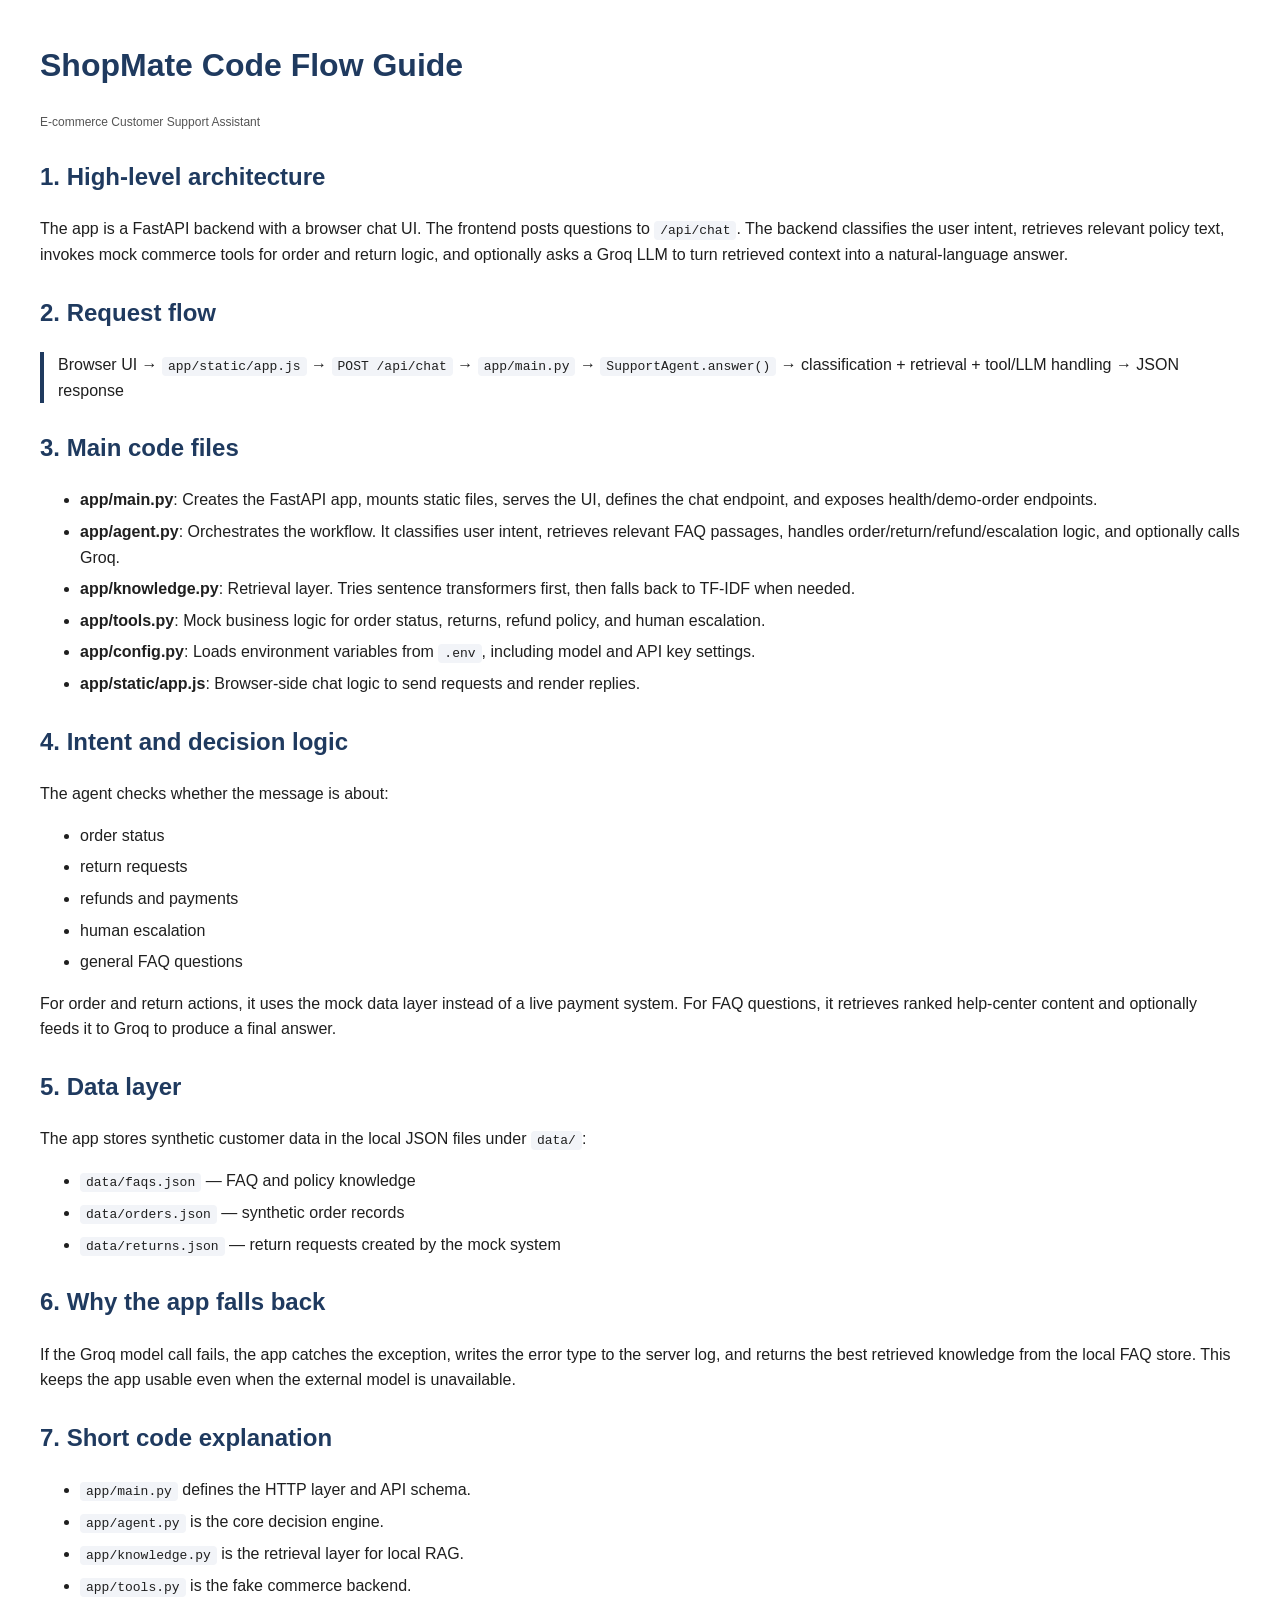
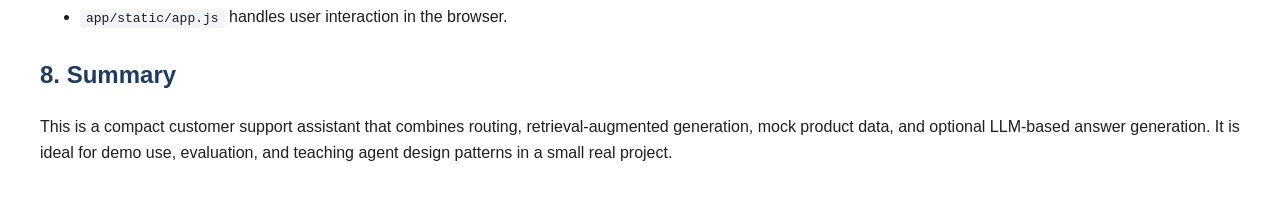
<file: capstone_project/ShopMate_Ecommerce_Customer_Support_Project/ecommerce_customer_support_assistant/code_flow_document.html>
<!DOCTYPE html>
<html lang="en">
<head>
  <meta charset="UTF-8" />
  <title>ShopMate Code Flow Guide</title>
  <style>
    body { font-family: Arial, sans-serif; margin: 40px; line-height: 1.6; color: #1f1f1f; }
    h1, h2 { color: #1f3a5f; }
    h2 { margin-top: 26px; }
    .small { font-size: 12px; color: #555; }
    code { background: #f2f4f8; padding: 2px 6px; border-radius: 4px; }
    ul { margin-top: 8px; }
    li { margin: 6px 0; }
    .box { border-left: 4px solid #1f3a5f; padding-left: 14px; margin: 12px 0; }
  </style>
</head>
<body>
  <h1>ShopMate Code Flow Guide</h1>
  <p class="small">E-commerce Customer Support Assistant</p>

  <h2>1. High-level architecture</h2>
  <p>The app is a FastAPI backend with a browser chat UI. The frontend posts questions to <code>/api/chat</code>. The backend classifies the user intent, retrieves relevant policy text, invokes mock commerce tools for order and return logic, and optionally asks a Groq LLM to turn retrieved context into a natural-language answer.</p>

  <h2>2. Request flow</h2>
  <div class="box">
    Browser UI → <code>app/static/app.js</code> → <code>POST /api/chat</code> → <code>app/main.py</code> → <code>SupportAgent.answer()</code> → classification + retrieval + tool/LLM handling → JSON response
  </div>

  <h2>3. Main code files</h2>
  <ul>
    <li><strong>app/main.py</strong>: Creates the FastAPI app, mounts static files, serves the UI, defines the chat endpoint, and exposes health/demo-order endpoints.</li>
    <li><strong>app/agent.py</strong>: Orchestrates the workflow. It classifies user intent, retrieves relevant FAQ passages, handles order/return/refund/escalation logic, and optionally calls Groq.</li>
    <li><strong>app/knowledge.py</strong>: Retrieval layer. Tries sentence transformers first, then falls back to TF-IDF when needed.</li>
    <li><strong>app/tools.py</strong>: Mock business logic for order status, returns, refund policy, and human escalation.</li>
    <li><strong>app/config.py</strong>: Loads environment variables from <code>.env</code>, including model and API key settings.</li>
    <li><strong>app/static/app.js</strong>: Browser-side chat logic to send requests and render replies.</li>
  </ul>

  <h2>4. Intent and decision logic</h2>
  <p>The agent checks whether the message is about:</p>
  <ul>
    <li>order status</li>
    <li>return requests</li>
    <li>refunds and payments</li>
    <li>human escalation</li>
    <li>general FAQ questions</li>
  </ul>
  <p>For order and return actions, it uses the mock data layer instead of a live payment system. For FAQ questions, it retrieves ranked help-center content and optionally feeds it to Groq to produce a final answer.</p>

  <h2>5. Data layer</h2>
  <p>The app stores synthetic customer data in the local JSON files under <code>data/</code>:</p>
  <ul>
    <li><code>data/faqs.json</code> — FAQ and policy knowledge</li>
    <li><code>data/orders.json</code> — synthetic order records</li>
    <li><code>data/returns.json</code> — return requests created by the mock system</li>
  </ul>

  <h2>6. Why the app falls back</h2>
  <p>If the Groq model call fails, the app catches the exception, writes the error type to the server log, and returns the best retrieved knowledge from the local FAQ store. This keeps the app usable even when the external model is unavailable.</p>

  <h2>7. Short code explanation</h2>
  <ul>
    <li><code>app/main.py</code> defines the HTTP layer and API schema.</li>
    <li><code>app/agent.py</code> is the core decision engine.</li>
    <li><code>app/knowledge.py</code> is the retrieval layer for local RAG.</li>
    <li><code>app/tools.py</code> is the fake commerce backend.</li>
    <li><code>app/static/app.js</code> handles user interaction in the browser.</li>
  </ul>

  <h2>8. Summary</h2>
  <p>This is a compact customer support assistant that combines routing, retrieval-augmented generation, mock product data, and optional LLM-based answer generation. It is ideal for demo use, evaluation, and teaching agent design patterns in a small real project.</p>
</body>
</html>
</file>
